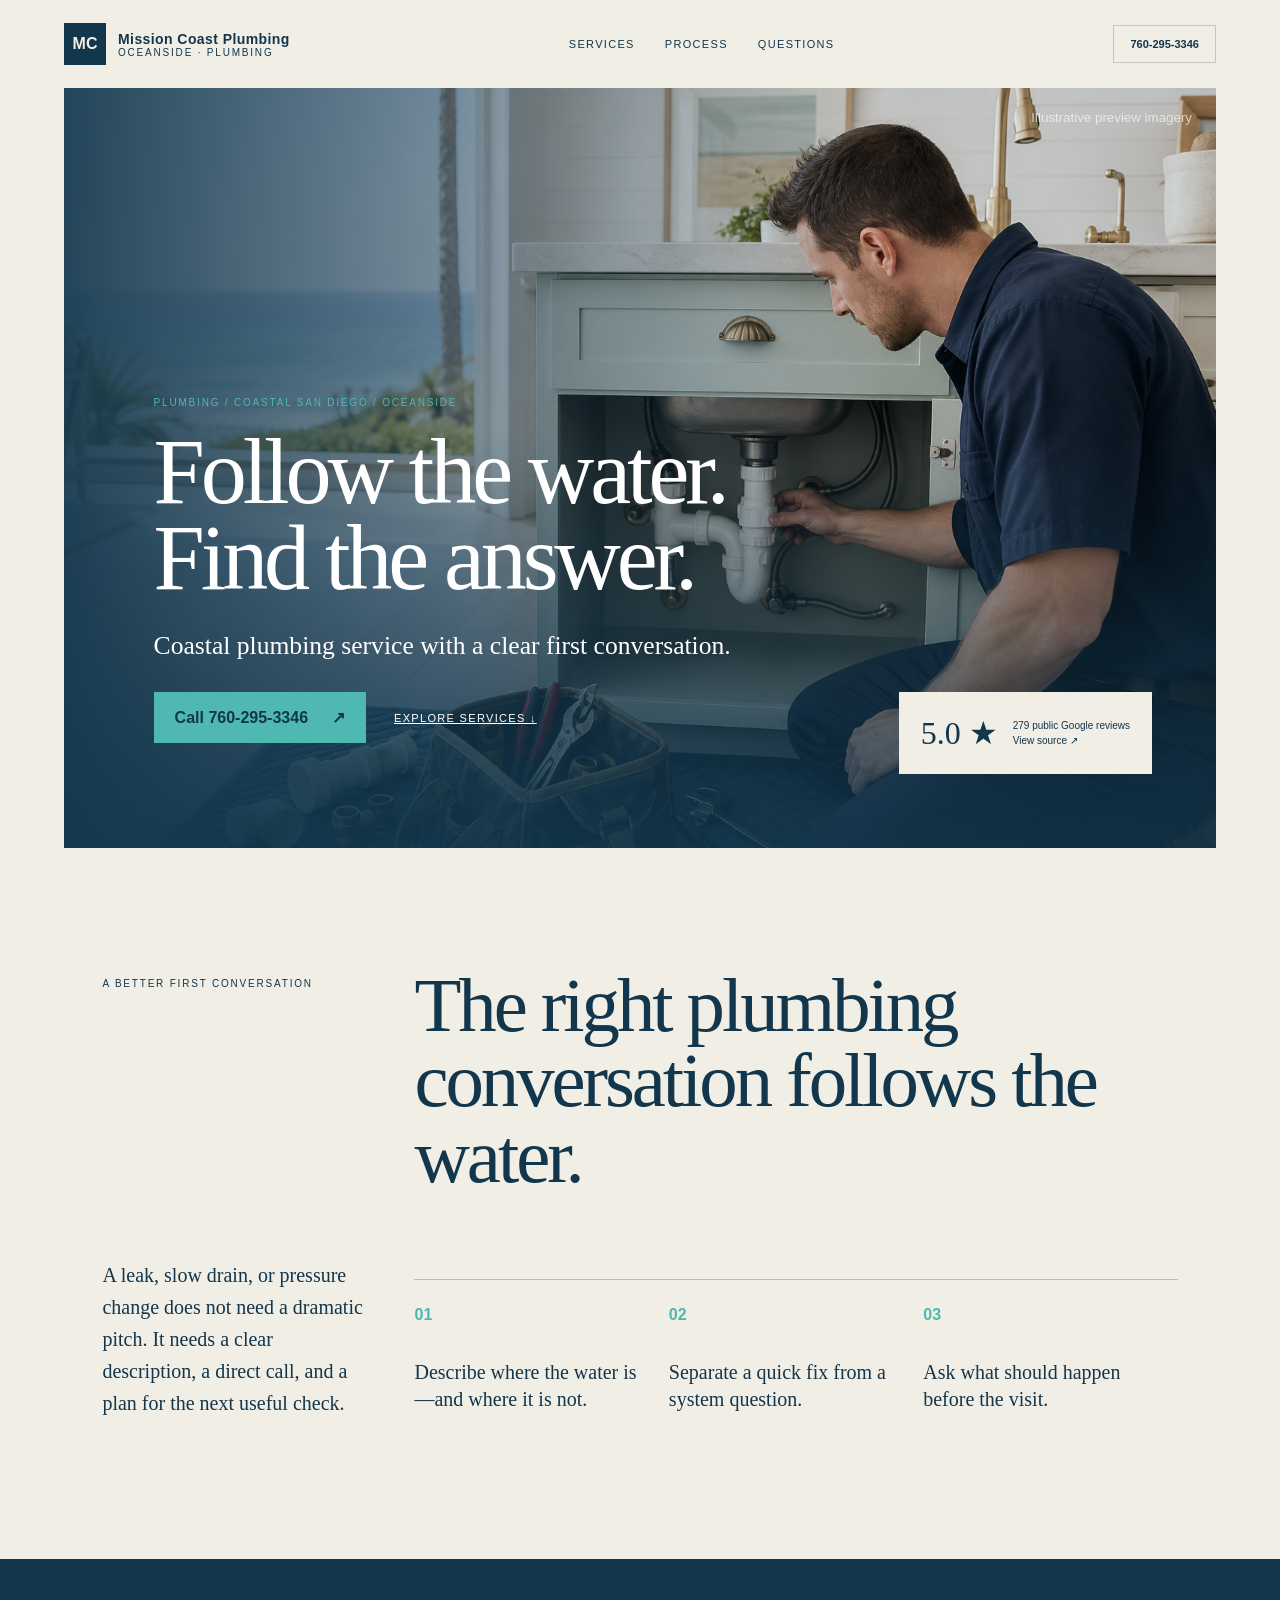
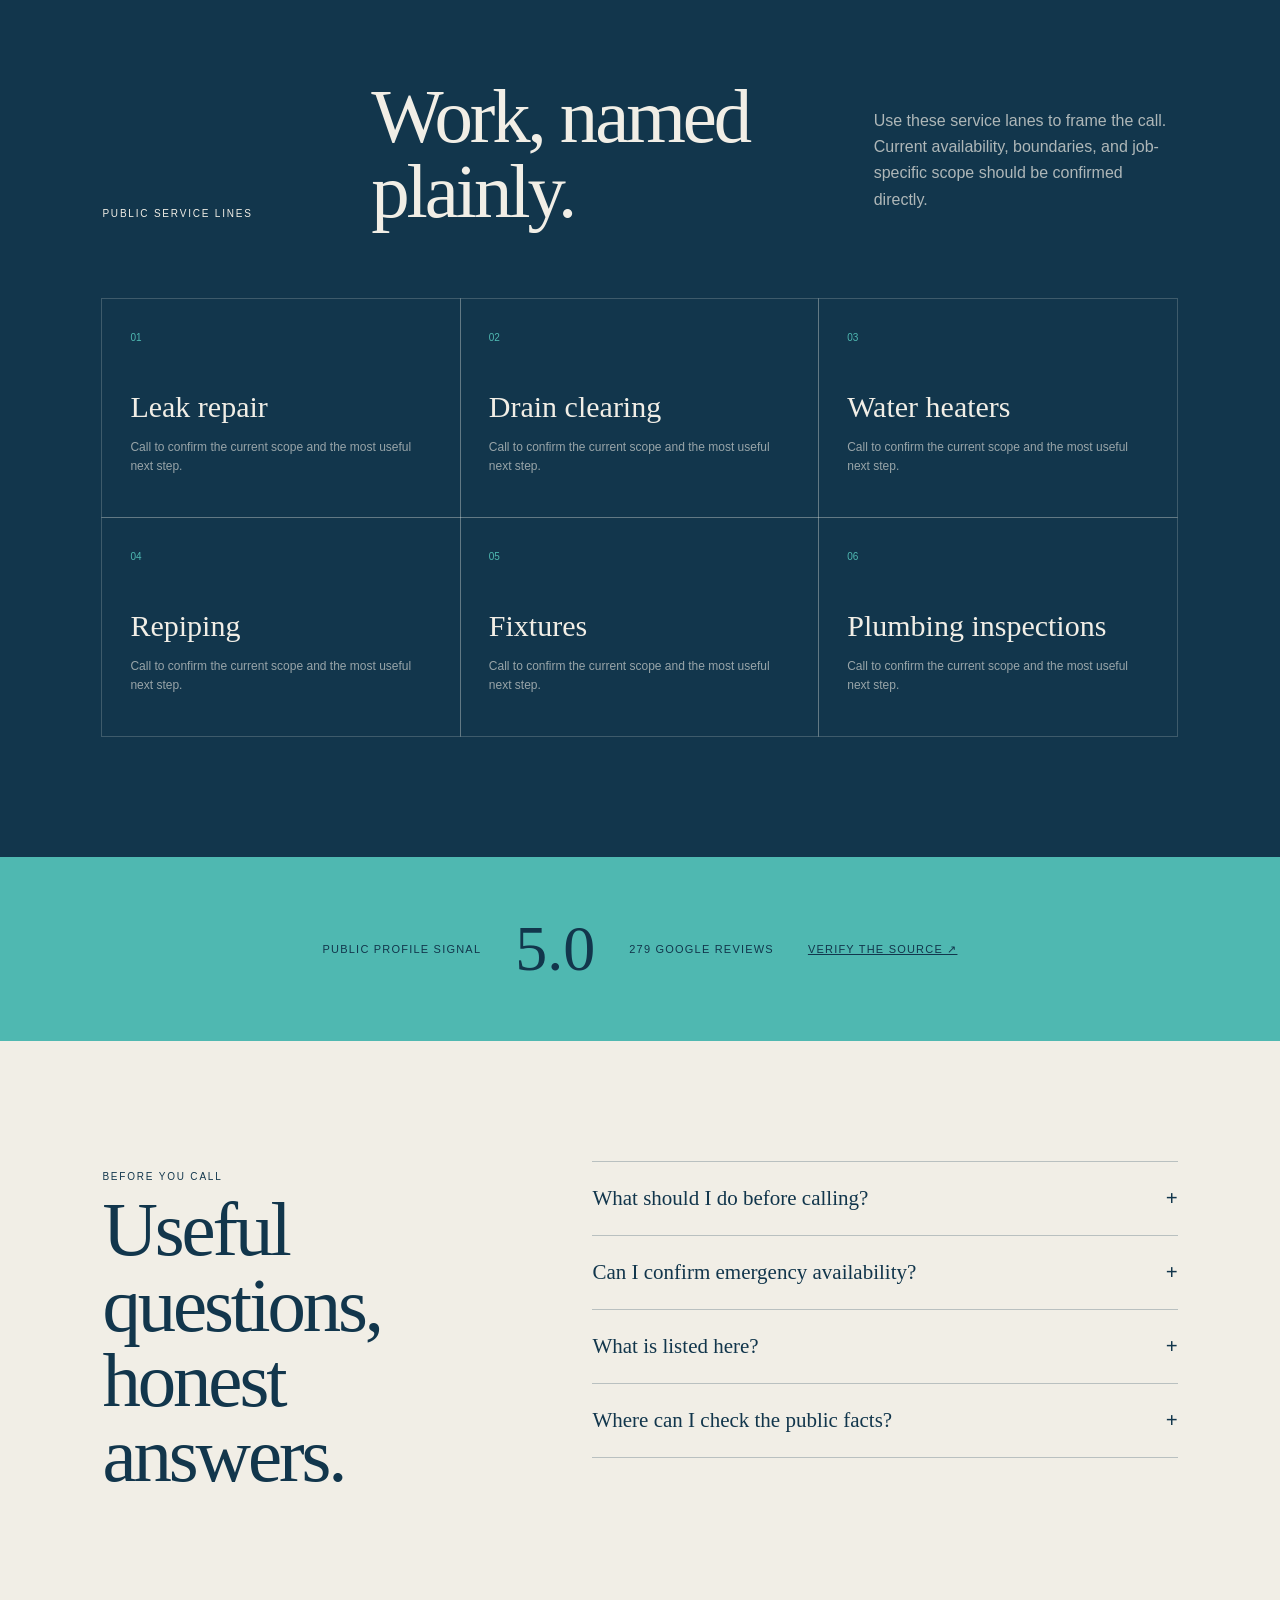
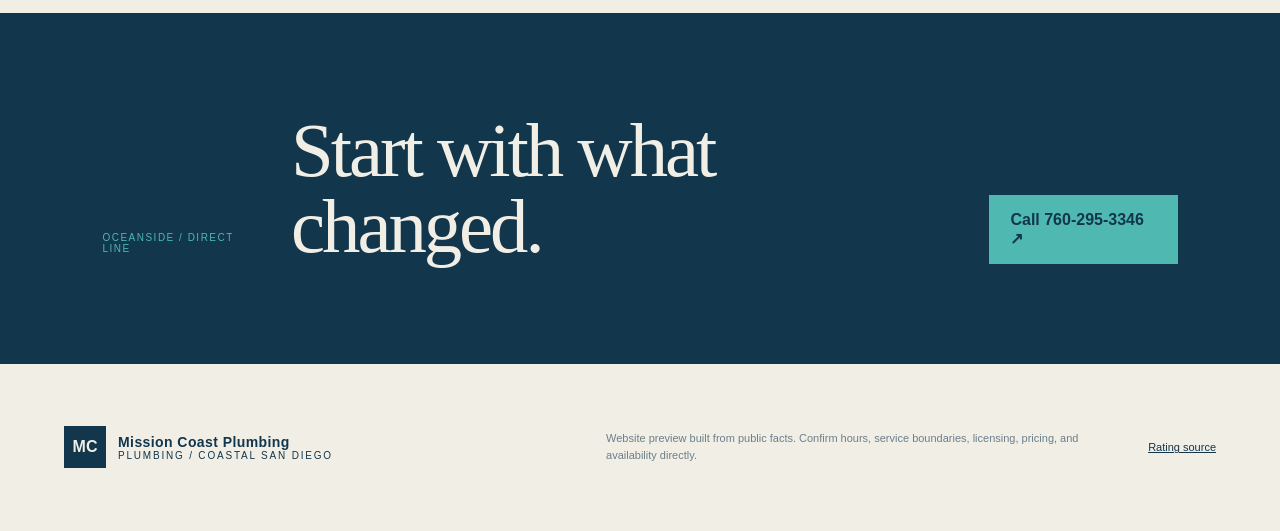
<file: index.html>
<!doctype html><html lang="en"><head><meta charset="utf-8"><meta name="viewport" content="width=device-width,initial-scale=1"><meta name="theme-color" content="#12364c"><meta name="description" content="A premium website preview for Mission Coast Plumbing in Oceanside."><title>Mission Coast Plumbing | Plumbing / Coastal San Diego</title><link rel="stylesheet" href="styles.css?v=11"><script type="application/ld+json">{"@context": "https://schema.org", "@type": "LocalBusiness", "name": "Mission Coast Plumbing", "telephone": "+17602953346", "areaServed": "Oceanside", "aggregateRating": {"@type": "AggregateRating", "ratingValue": "5.0", "reviewCount": "279"}}</script></head><body class="coast" style="--ink:#12364c;--accent:#4fb8b1;--paper:#f1eee6"><a class="skip" href="#main">Skip to content</a><header><a class="brand" href="#top"><i>MC</i><span><b>Mission Coast Plumbing</b><small>Oceanside · plumbing</small></span></a><nav><a href="#services">Services</a><a href="#process">Process</a><a href="#faq">Questions</a></nav><a class="call ghost" href="tel:+17602953346">760-295-3346</a></header><main id="main"><section class="hero" id="top"><div class="photo" role="img" aria-label="Illustrative preview image of professional plumbing work"></div><div class="shade"></div><div class="hero-copy"><p class="eyebrow">Plumbing / Coastal San Diego / Oceanside</p><h1>Follow the water. Find the answer.</h1><p class="dek">Coastal plumbing service with a clear first conversation.</p><div class="actions"><a class="call" href="tel:+17602953346">Call 760-295-3346 <b>↗</b></a><a href="#services">Explore services ↓</a></div></div><div class="rating"><a href="review.html"><strong>5.0 ★</strong><span>279 public Google reviews<br>View source ↗</span></a></div><small class="image-note">Illustrative preview imagery</small></section><section class="intro" id="process"><p class="kicker">A better first conversation</p><h2>The right plumbing conversation follows the water.</h2><p>A leak, slow drain, or pressure change does not need a dramatic pitch. It needs a clear description, a direct call, and a plan for the next useful check.</p><ol><li><b>01</b><span>Describe where the water is—and where it is not.</span></li><li><b>02</b><span>Separate a quick fix from a system question.</span></li><li><b>03</b><span>Ask what should happen before the visit.</span></li></ol></section><section class="services" id="services"><div class="section-head"><p class="kicker">Public service lines</p><h2>Work, named plainly.</h2><p>Use these service lanes to frame the call. Current availability, boundaries, and job-specific scope should be confirmed directly.</p></div><div class="service-grid"><article><span>01</span><h3>Leak repair</h3><p>Call to confirm the current scope and the most useful next step.</p></article><article><span>02</span><h3>Drain clearing</h3><p>Call to confirm the current scope and the most useful next step.</p></article><article><span>03</span><h3>Water heaters</h3><p>Call to confirm the current scope and the most useful next step.</p></article><article><span>04</span><h3>Repiping</h3><p>Call to confirm the current scope and the most useful next step.</p></article><article><span>05</span><h3>Fixtures</h3><p>Call to confirm the current scope and the most useful next step.</p></article><article><span>06</span><h3>Plumbing inspections</h3><p>Call to confirm the current scope and the most useful next step.</p></article></div></section><section class="proof-band"><p>Public profile signal</p><strong>5.0</strong><span>279 Google reviews</span><a href="review.html">Verify the source ↗</a></section><section class="faq" id="faq"><div><p class="kicker">Before you call</p><h2>Useful questions,<br>honest answers.</h2></div><div><details><summary>What should I do before calling?<b>+</b></summary><p>Note where the issue appears, when it happens, and whether a shutoff or fixture changes the symptom.</p></details><details><summary>Can I confirm emergency availability?<b>+</b></summary><p>Call the business directly for current response times and after-hours coverage.</p></details><details><summary>What is listed here?<b>+</b></summary><p>The public service lines represented here include leaks, drains, water heaters, repiping, fixtures, and inspections.</p></details><details><summary>Where can I check the public facts?<b>+</b></summary><p>The rating source page links to the public profile used for this preview.</p></details></div></section><section class="final"><p>Oceanside / direct line</p><h2>Start with what changed.</h2><a class="call" href="tel:+17602953346">Call 760-295-3346 ↗</a></section></main><footer><a class="brand" href="#top"><i>MC</i><span><b>Mission Coast Plumbing</b><small>Plumbing / Coastal San Diego</small></span></a><p>Website preview built from public facts. Confirm hours, service boundaries, licensing, pricing, and availability directly.</p><a href="review.html">Rating source</a></footer><a class="mobile-call" href="tel:+17602953346">Call 760-295-3346 ↗</a><script src="script.js?v=11"></script></body></html>
</file>
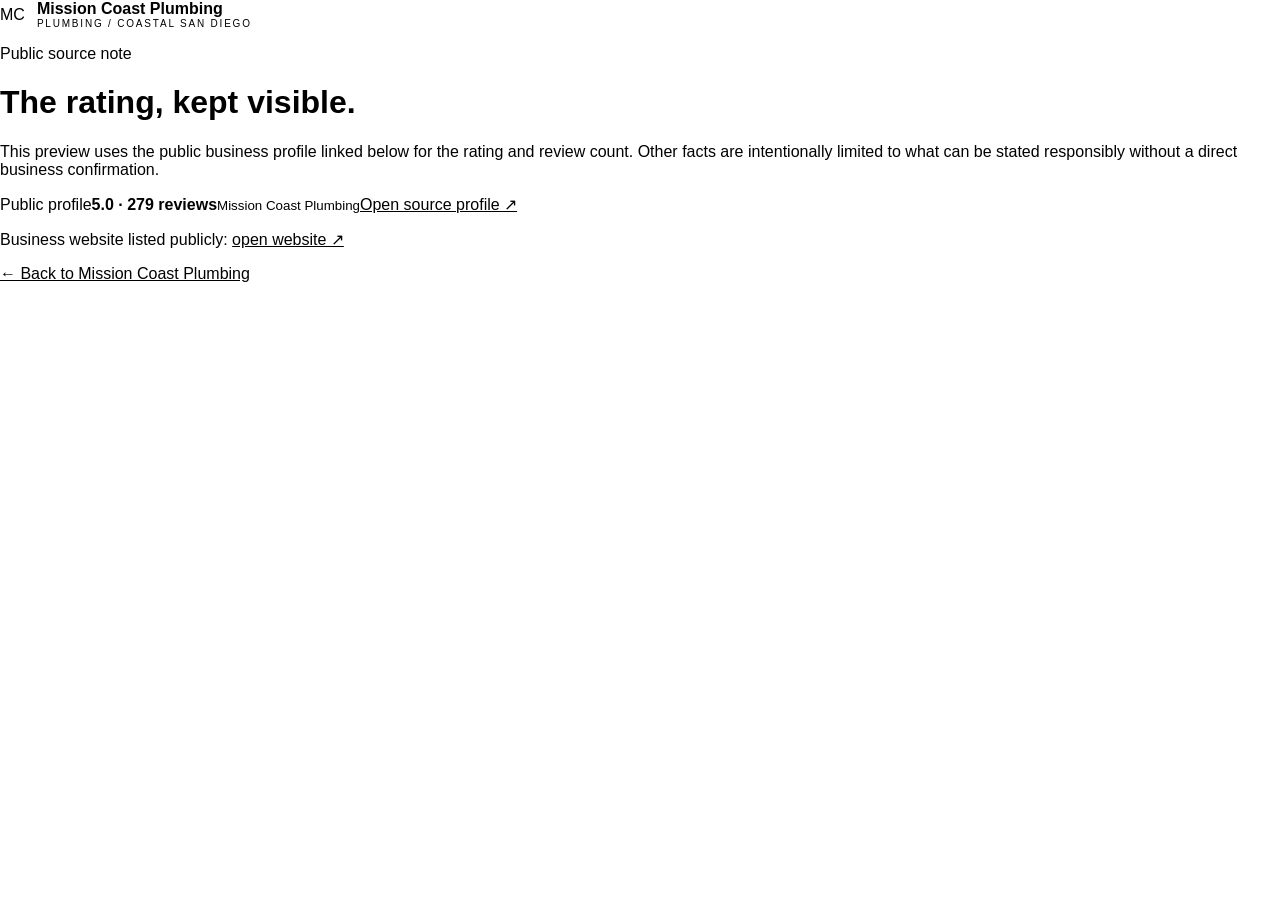
<file: review.html>
<!doctype html><html lang="en"><head><meta charset="utf-8"><meta name="viewport" content="width=device-width,initial-scale=1"><title>Rating source | Mission Coast Plumbing</title><link rel="stylesheet" href="styles.css"></head><body class="review-page"><main class="review-card"><a class="brand" href="index.html"><span class="mark">MC</span><span class="brand-copy"><strong>Mission Coast Plumbing</strong><small>Plumbing / Coastal San Diego</small></span></a><p class="label">Public source note</p><h1>The rating, kept visible.</h1><p class="review-lede">This preview uses the public business profile linked below for the rating and review count. Other facts are intentionally limited to what can be stated responsibly without a direct business confirmation.</p><div class="review-destination"><span>Public profile</span><strong>5.0 · 279 reviews</strong><small>Mission Coast Plumbing</small><a href="https://coastalsdpros.com/pros/mission-coast-plumbing-238946/" target="_blank" rel="noopener">Open source profile ↗</a></div><p class="review-source">Business website listed publicly: <a href="http://missioncoastplumbing.com/" target="_blank" rel="noopener">open website ↗</a></p><a class="back" href="index.html">← Back to Mission Coast Plumbing</a></main></body></html>
</file>
<file: styles.css>
*{box-sizing:border-box}html{scroll-behavior:smooth}body{margin:0;background:var(--paper);color:var(--ink);font-family:Arial,Helvetica,sans-serif}a{color:inherit}.skip{position:fixed;left:12px;top:-60px;z-index:99;background:var(--accent);padding:12px}.skip:focus{top:12px}header{height:88px;display:flex;align-items:center;justify-content:space-between;padding:0 clamp(20px,5vw,76px);background:var(--paper);position:relative;z-index:5}.brand{display:flex;align-items:center;gap:12px;text-decoration:none}.brand i{display:grid;place-items:center;width:42px;height:42px;background:var(--ink);color:var(--paper);font-style:normal;font-weight:900}.brand span{display:grid}.brand b{font-size:14px;letter-spacing:.03em}.brand small,.kicker,.eyebrow{font-size:10px;text-transform:uppercase;letter-spacing:.18em}nav{display:flex;gap:30px}nav a{font-size:11px;text-decoration:none;text-transform:uppercase;letter-spacing:.12em}.call{display:inline-flex;align-items:center;gap:24px;background:var(--accent);color:var(--ink);padding:16px 21px;text-decoration:none;font-weight:800}.ghost{background:transparent;border:1px solid color-mix(in srgb,var(--ink) 22%,transparent);padding:12px 16px;font-size:11px}.hero{min-height:760px;position:relative;display:flex;align-items:flex-end;overflow:hidden;background:var(--ink);color:white}.photo,.shade{position:absolute;inset:0}.photo{background:url('assets/hero-v2.png') center/cover no-repeat}.shade{background:linear-gradient(90deg,color-mix(in srgb,var(--ink) 92%,transparent),color-mix(in srgb,var(--ink) 12%,transparent) 70%),linear-gradient(0deg,color-mix(in srgb,var(--ink) 85%,transparent),transparent 55%)}.hero-copy{position:relative;z-index:1;width:min(760px,80%);padding:0 clamp(20px,7vw,110px) 105px}.eyebrow{color:var(--accent);margin-bottom:22px}.hero h1{font-family:Georgia,serif;font-weight:500;font-size:clamp(55px,7.2vw,112px);line-height:.93;letter-spacing:-.045em;margin:0}.dek{font-family:Georgia,serif;font-size:clamp(18px,2vw,28px);line-height:1.35;max-width:650px;margin:28px 0}.actions{display:flex;align-items:center;gap:28px}.actions>a:last-child{font-size:11px;text-transform:uppercase;letter-spacing:.12em}.rating{position:absolute;z-index:2;right:clamp(20px,5vw,80px);bottom:74px;background:var(--paper);color:var(--ink);padding:22px;min-width:215px}.rating a{display:flex;gap:15px;text-decoration:none;align-items:center}.rating strong{font:32px Georgia,serif}.rating span{font-size:10px;line-height:1.5}.image-note{position:absolute;right:24px;top:22px;z-index:2;opacity:.65}.intro,.services,.faq{padding:120px clamp(20px,8vw,130px)}.intro{display:grid;grid-template-columns:.35fr 1fr;gap:45px}.intro>h2,.section-head h2,.faq h2,.final h2{font:500 clamp(48px,6vw,84px)/.98 Georgia,serif;letter-spacing:-.04em;margin:0}.intro>p:not(.kicker){font:20px/1.6 Georgia,serif;max-width:700px}.intro ol{grid-column:2;list-style:none;padding:0;margin:40px 0 0;display:grid;grid-template-columns:repeat(3,1fr);border-top:1px solid #bbb}.intro li{padding:26px 24px 10px 0;display:grid;gap:20px}.intro li b{color:var(--accent)}.intro li span{font:20px/1.35 Georgia,serif}.services{background:var(--ink);color:var(--paper)}.section-head{display:grid;grid-template-columns:.5fr 1fr .65fr;gap:35px;align-items:end;margin-bottom:70px}.section-head p:last-child{line-height:1.65;opacity:.7}.service-grid{display:grid;grid-template-columns:repeat(3,1fr)}.service-grid article{min-height:220px;padding:28px;border:1px solid color-mix(in srgb,var(--paper) 20%,transparent);margin:-1px 0 0 -1px}.service-grid span{color:var(--accent);font-size:10px}.service-grid h3{font:30px Georgia,serif;margin:45px 0 14px}.service-grid p{font-size:12px;line-height:1.6;opacity:.6}.proof-band{display:flex;align-items:center;justify-content:center;gap:34px;padding:55px;background:var(--accent);color:var(--ink)}.proof-band p,.proof-band span,.proof-band a{font-size:11px;text-transform:uppercase;letter-spacing:.11em}.proof-band strong{font:64px Georgia,serif}.faq{display:grid;grid-template-columns:.8fr 1.2fr;gap:100px}.faq details{border-top:1px solid color-mix(in srgb,var(--ink) 25%,transparent)}.faq details:last-child{border-bottom:1px solid color-mix(in srgb,var(--ink) 25%,transparent)}summary{list-style:none;cursor:pointer;padding:24px 0;display:flex;justify-content:space-between;font:21px Georgia,serif}summary::-webkit-details-marker{display:none}details p{max-width:640px;color:color-mix(in srgb,var(--ink) 68%,transparent);line-height:1.6;margin:0 45px 24px 0}.final{background:var(--ink);color:var(--paper);padding:100px clamp(20px,8vw,130px);display:flex;align-items:end;justify-content:space-between;gap:30px}.final p{color:var(--accent);font-size:10px;text-transform:uppercase;letter-spacing:.15em}.final h2{max-width:690px}footer{padding:55px clamp(20px,5vw,76px);display:grid;grid-template-columns:1fr 1fr auto;gap:45px;align-items:center}footer p{max-width:540px;font-size:11px;line-height:1.6;color:color-mix(in srgb,var(--ink) 60%,transparent)}footer>a:last-child{font-size:11px}.mobile-call{display:none}
/* Five deliberately different compositions */
.atelier .hero{margin:0 3vw;min-height:700px}.atelier .shade{background:linear-gradient(0deg,color-mix(in srgb,var(--ink) 92%,transparent),transparent 72%)}.atelier .hero-copy{width:100%;padding-bottom:65px}.atelier .hero h1{max-width:950px}.atelier .rating{top:32px;bottom:auto}.architect .hero{color:var(--ink);background:var(--paper);align-items:center}.architect .photo{left:48%;clip-path:polygon(12% 0,100% 0,100% 100%,0 100%)}.architect .shade{background:linear-gradient(90deg,var(--paper) 0 43%,transparent 62%)}.architect .hero-copy{padding-bottom:0;width:56%}.architect .rating{bottom:35px}.consult .hero{min-height:680px;margin:24px clamp(20px,4vw,60px);border-radius:24px}.consult .hero-copy{padding-bottom:60px}.consult .hero h1{font-family:Arial,sans-serif;font-weight:850;letter-spacing:-.06em}.consult .rating{border-radius:14px}.heritage .hero{min-height:720px}.heritage .photo{right:0;left:40%}.heritage .shade{background:linear-gradient(90deg,var(--ink) 0 35%,transparent 74%)}.heritage .hero-copy{width:52%}.utility .hero h1,.future .hero h1,.technical .hero h1,.comfort .hero h1,.air .hero h1,.bold .hero h1{font-family:Arial,sans-serif;font-weight:850}.impact .hero .photo,.craft .hero .photo,.sunset .hero .photo,.industrial .hero .photo{filter:saturate(.8)}.impact .hero-copy,.sunset .hero-copy{margin-left:auto;padding-right:8vw}.impact .shade,.sunset .shade{background:linear-gradient(270deg,color-mix(in srgb,var(--ink) 94%,transparent),transparent 82%),linear-gradient(0deg,var(--ink),transparent 55%)}.future .hero,.orbit .hero{margin:0 2vw;border-radius:0 0 80px 80px}.craft .hero{align-items:center}.craft .hero-copy{padding-bottom:0;margin-left:auto;width:54%}.craft .shade{background:linear-gradient(270deg,var(--ink),transparent 80%)}.air .hero{min-height:680px}.air .hero-copy{background:color-mix(in srgb,var(--paper) 92%,transparent);color:var(--ink);padding:55px;margin:0 0 65px 6vw;width:min(650px,80%)}.air .shade{background:linear-gradient(0deg,var(--ink),transparent 40%)}.coast .hero,.workshop .hero{margin:0 clamp(20px,5vw,70px)}.civic .hero-copy,.precision .hero-copy{border-left:5px solid var(--accent)}
@media(max-width:800px){header nav,.ghost{display:none}.hero,.atelier .hero,.consult .hero,.future .hero,.orbit .hero,.coast .hero,.workshop .hero{margin:0;min-height:720px;border-radius:0}.hero-copy,.architect .hero-copy,.heritage .hero-copy,.craft .hero-copy,.impact .hero-copy,.sunset .hero-copy{width:100%;margin:0;padding:0 20px 110px}.architect .hero{color:white;align-items:end}.architect .photo,.heritage .photo{inset:0;clip-path:none}.architect .shade,.heritage .shade,.craft .shade{background:linear-gradient(0deg,color-mix(in srgb,var(--ink) 94%,transparent),transparent 75%)}.air .hero-copy{margin:0 16px 90px;width:auto;padding:28px}.rating{left:20px;right:auto;bottom:24px;top:auto}.hero h1{font-size:clamp(49px,15vw,74px)}.intro,.section-head,.faq{grid-template-columns:1fr}.intro{gap:22px}.intro ol{grid-column:1;grid-template-columns:1fr}.section-head{align-items:start}.service-grid{grid-template-columns:1fr}.proof-band{align-items:flex-start;flex-direction:column}.faq{gap:45px}.final{align-items:flex-start;flex-direction:column}.final h2{font-size:55px}footer{grid-template-columns:1fr}.mobile-call{display:block;position:fixed;z-index:20;bottom:0;left:0;right:0;text-align:center;padding:18px;background:var(--accent);font-weight:bold;text-decoration:none}body{padding-bottom:56px}.image-note{display:none}}@media(prefers-reduced-motion:reduce){*{scroll-behavior:auto!important;transition:none!important}}
</file>
